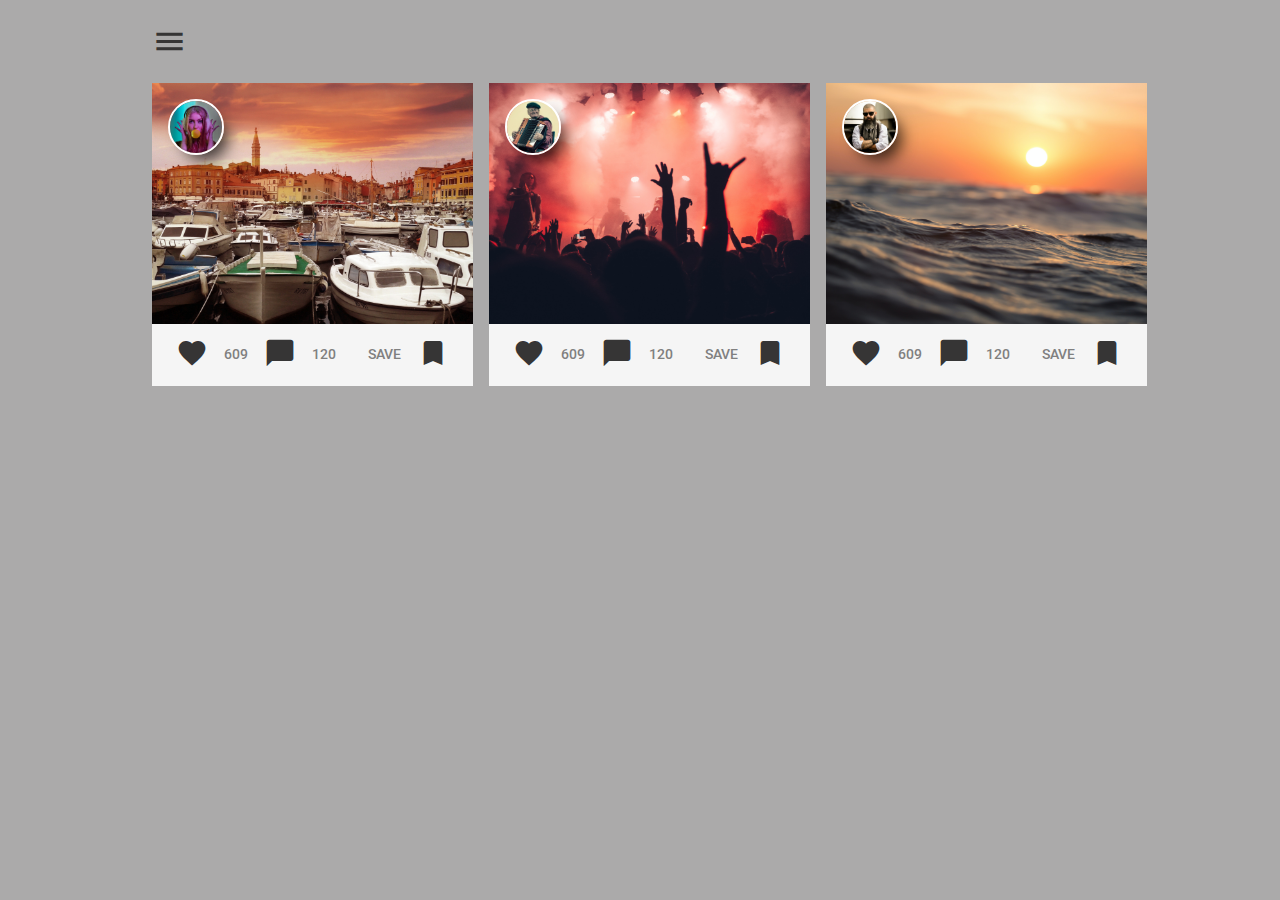
<file: Modul_1/index.html>
<!DOCTYPE html>
<html lang="sv">
    <head>
        <meta charset="UTF-8" />
        <meta name="viewport" content="width=device-width, initial-scale=1.0" />
        <title>Modul 1</title>
        <link
            href="https://fonts.googleapis.com/icon?family=Material+Icons"
            rel="stylesheet"
        />
        <link rel="stylesheet" href="styles.css" />
    </head>
    <body>
        <!-- wrapper för hela conent -->
        <div class="wrapper">
            <header>
                <nav class="hamburger-menu">
                    <span class="material-icons hamburger-icon"> menu </span>
                </nav>
            </header>

            <!-- en container som inhelåller user cards -->
            <div class="cards-container">
                <!-- varje card container inehåller img user img absolute positionerad och en div med likes 
                comments and bookmark (jag nämde den statistics bar) -->
                <article class="card">
                    <img
                        src="img/pexels-pixabay-161393.jpg"
                        alt=""
                        class="card-img"
                    />
                    <div class="user-img-container">
                        <img
                            src="img/pexels-yuri-manei-2766408.jpg"
                            alt=""
                            class="user-img"
                        />
                    </div>
                    <div class="statistics-bar">
                        <div class="likes-and-comments">
                            <a href="#">
                                <span class="material-icons card-icons">
                                    favorite
                                </span>
                            </a>
                            <p class="likes">609</p>
                            <a href="#">
                                <span class="material-icons card-icons">
                                    chat_bubble
                                </span>
                            </a>
                            <p class="comments">120</p>
                        </div>
                        <div class="save">
                            <a href="#">
                                <span class="material-icons card-icons">
                                    turned_in
                                </span>
                            </a>
                            <p class="save">save</p>
                        </div>
                    </div>
                </article>

                <article class="card">
                    <img
                        src="img/pexels-sebastian-ervi-1763075.jpg"
                        alt=""
                        class="card-img"
                    />
                    <div class="user-img-container">
                        <a href="#">
                            <img
                                src="img/pexels-james-sutton-228842.jpg"
                                alt=""
                                class="user-img"
                            />
                        </a>
                    </div>
                    <div class="statistics-bar">
                        <div class="likes-and-comments">
                            <a href="#">
                                <span class="material-icons card-icons">
                                    favorite
                                </span>
                            </a>
                            <p class="likes">609</p>
                            <a href="#">
                                <span class="material-icons card-icons">
                                    chat_bubble
                                </span>
                            </a>
                            <p class="comments">120</p>
                        </div>
                        <div class="save">
                            <a href="#">
                                <span class="material-icons card-icons">
                                    turned_in
                                </span>
                            </a>
                            <p class="save">save</p>
                        </div>
                    </div>
                </article>

                <article class="card">
                    <img
                        src="img/pexels-sebastian-voortman-189349.jpg"
                        alt=""
                        class="card-img"
                    />
                    <div class="user-img-container">
                        <a href="#">
                            <img
                                src="img/pexels-bruno-salvadori-2269872.jpg"
                                alt=""
                                class="user-img"
                            />
                        </a>
                    </div>
                    <div class="statistics-bar">
                        <div class="likes-and-comments">
                            <a href="#">
                                <span class="material-icons card-icons">
                                    favorite
                                </span>
                            </a>
                            <p class="likes">609</p>
                            <a href="#">
                                <span class="material-icons card-icons">
                                    chat_bubble
                                </span>
                            </a>
                            <p class="comments">120</p>
                        </div>
                        <div class="save">
                            <a href="#">
                                <span class="material-icons card-icons">
                                    turned_in
                                </span>
                            </a>
                            <p class="save">save</p>
                        </div>
                    </div>
                </article>
            </div>
        </div>
    </body>
</html>
</file>
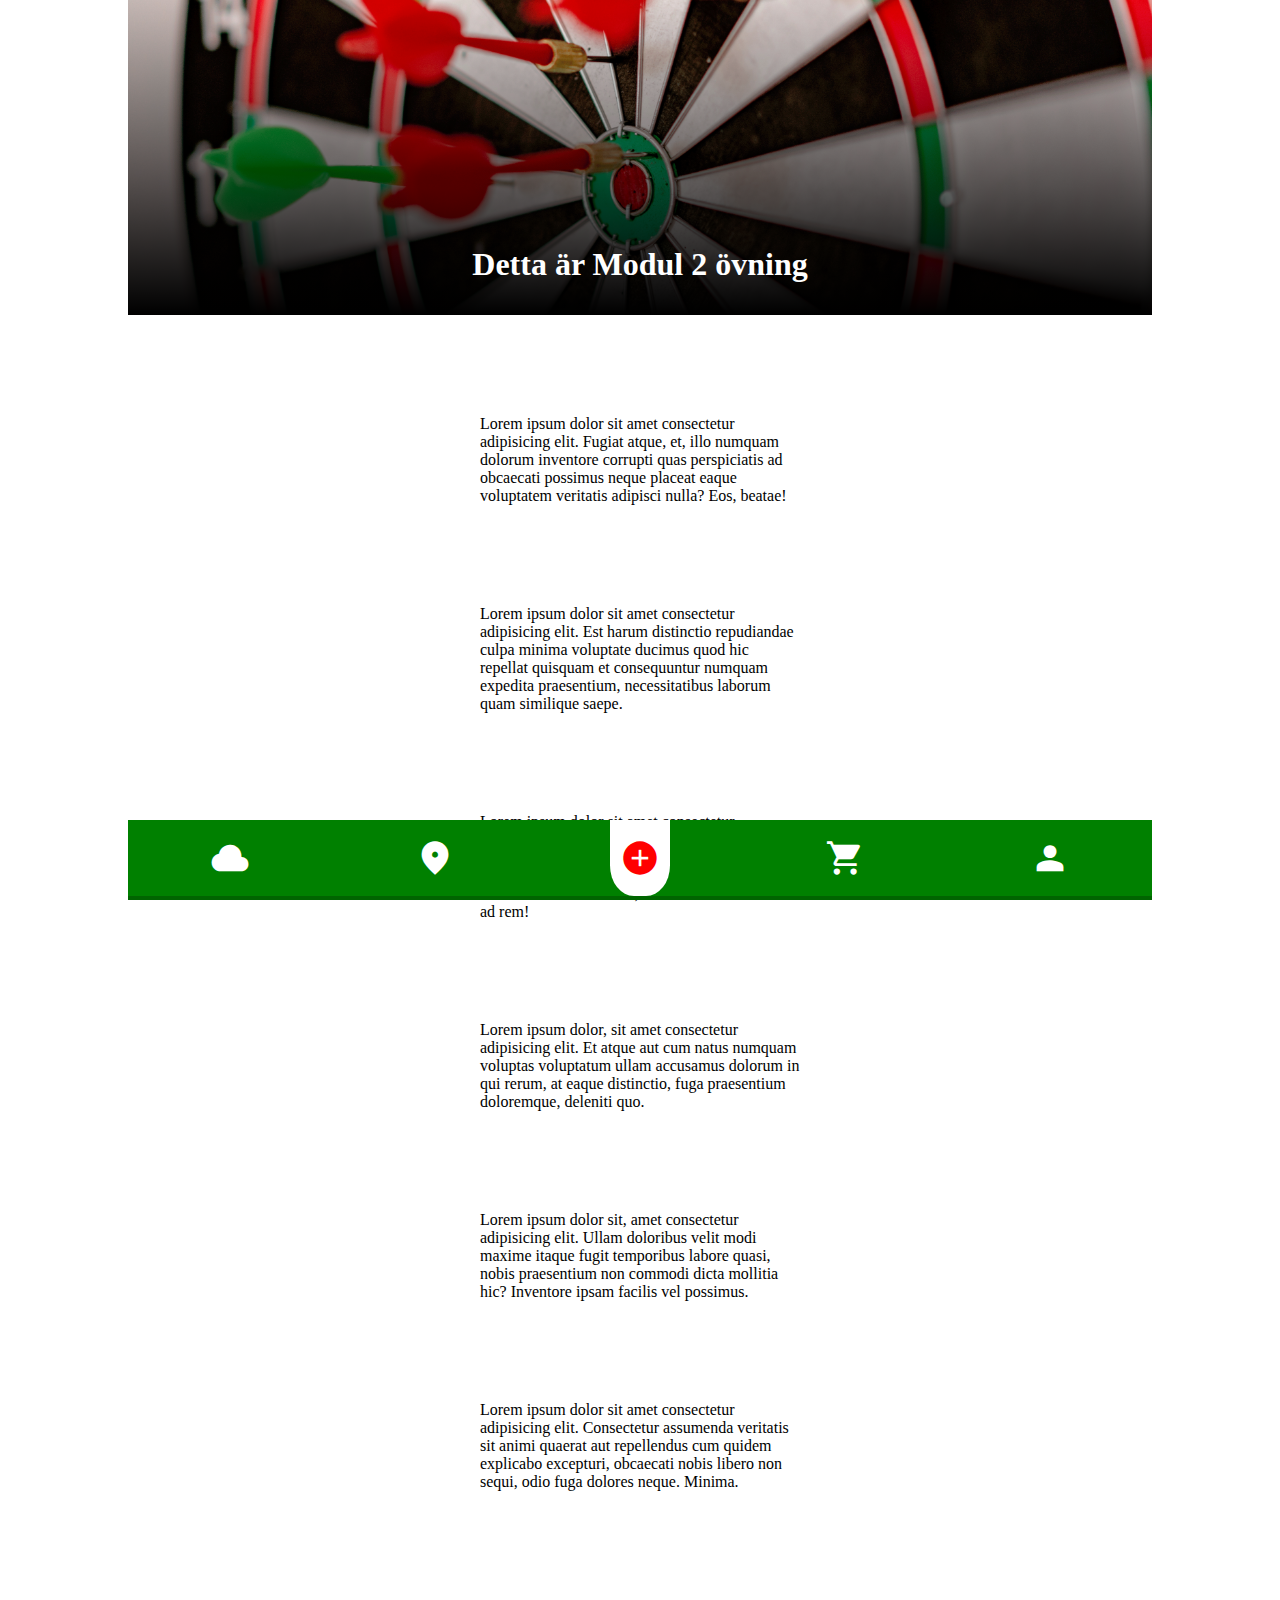
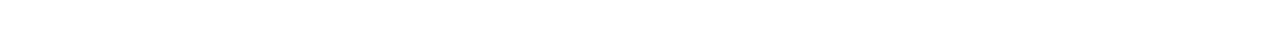
<file: Modul_2/index.html>
<!DOCTYPE html>
<html lang="sv">
    <head>
        <meta charset="UTF-8" />
        <meta name="viewport" content="width=device-width, initial-scale=1.0" />
        <title>Modul 2</title>
        <link rel="stylesheet" href="styles.css" />
        <link
            rel="stylesheet"
            href="https://fonts.googleapis.com/css2?family=Material+Symbols+Outlined:opsz,wght,FILL,GRAD@20..48,100..700,0..1,-50..200"
        />
    </head>
    <body>
        <div class="container">
            <header class="main-header">
                <h1 class="main-title">Detta är Modul 2 övning</h1>
            </header>
            <main>
                <!-- random lorem för content -->
                <p>
                    Lorem ipsum dolor sit amet consectetur adipisicing elit.
                    Fugiat atque, et, illo numquam dolorum inventore corrupti
                    quas perspiciatis ad obcaecati possimus neque placeat eaque
                    voluptatem veritatis adipisci nulla? Eos, beatae!
                </p>
                <p>
                    Lorem ipsum dolor sit amet consectetur adipisicing elit. Est
                    harum distinctio repudiandae culpa minima voluptate ducimus
                    quod hic repellat quisquam et consequuntur numquam expedita
                    praesentium, necessitatibus laborum quam similique saepe.
                </p>
                <p>
                    Lorem ipsum dolor sit amet consectetur adipisicing elit.
                    Doloremque consequatur nam omnis laboriosam odio molestias a
                    sint! Aliquid, reprehenderit inventore, pariatur labore
                    neque libero dolores reiciendis, assumenda illum ad rem!
                </p>
                <p>
                    Lorem ipsum dolor, sit amet consectetur adipisicing elit. Et
                    atque aut cum natus numquam voluptas voluptatum ullam
                    accusamus dolorum in qui rerum, at eaque distinctio, fuga
                    praesentium doloremque, deleniti quo.
                </p>
                <p>
                    Lorem ipsum dolor sit, amet consectetur adipisicing elit.
                    Ullam doloribus velit modi maxime itaque fugit temporibus
                    labore quasi, nobis praesentium non commodi dicta mollitia
                    hic? Inventore ipsam facilis vel possimus.
                </p>
                <p>
                    Lorem ipsum dolor sit amet consectetur adipisicing elit.
                    Consectetur assumenda veritatis sit animi quaerat aut
                    repellendus cum quidem explicabo excepturi, obcaecati nobis
                    libero non sequi, odio fuga dolores neque. Minima.
                </p>
            </main>

            <nav class="fixed-navigation">
                <ul class="navigation-list">
                    <li class="navigation-list-item">
                        <a href="#">
                            <span class="material-symbols-outlined">
                                cloud
                            </span>
                        </a>
                    </li>
                    <li class="navigation-list-item">
                        <a href="#">
                            <span class="material-symbols-outlined">
                                location_on
                            </span>
                        </a>
                    </li>
                    <li class="navigation-list-item plus">
                        <a class="plus-symbol" href="#">
                            <span class="material-symbols-outlined">
                                add_circle
                            </span>
                        </a>
                    </li>
                    <li class="navigation-list-item">
                        <a href="#">
                            <span class="material-symbols-outlined">
                                shopping_cart
                            </span>
                        </a>
                    </li>
                    <li class="navigation-list-item">
                        <a href="#">
                            <span class="material-symbols-outlined">
                                person
                            </span>
                        </a>
                    </li>
                </ul>
            </nav>
        </div>
    </body>
</html>
</file>
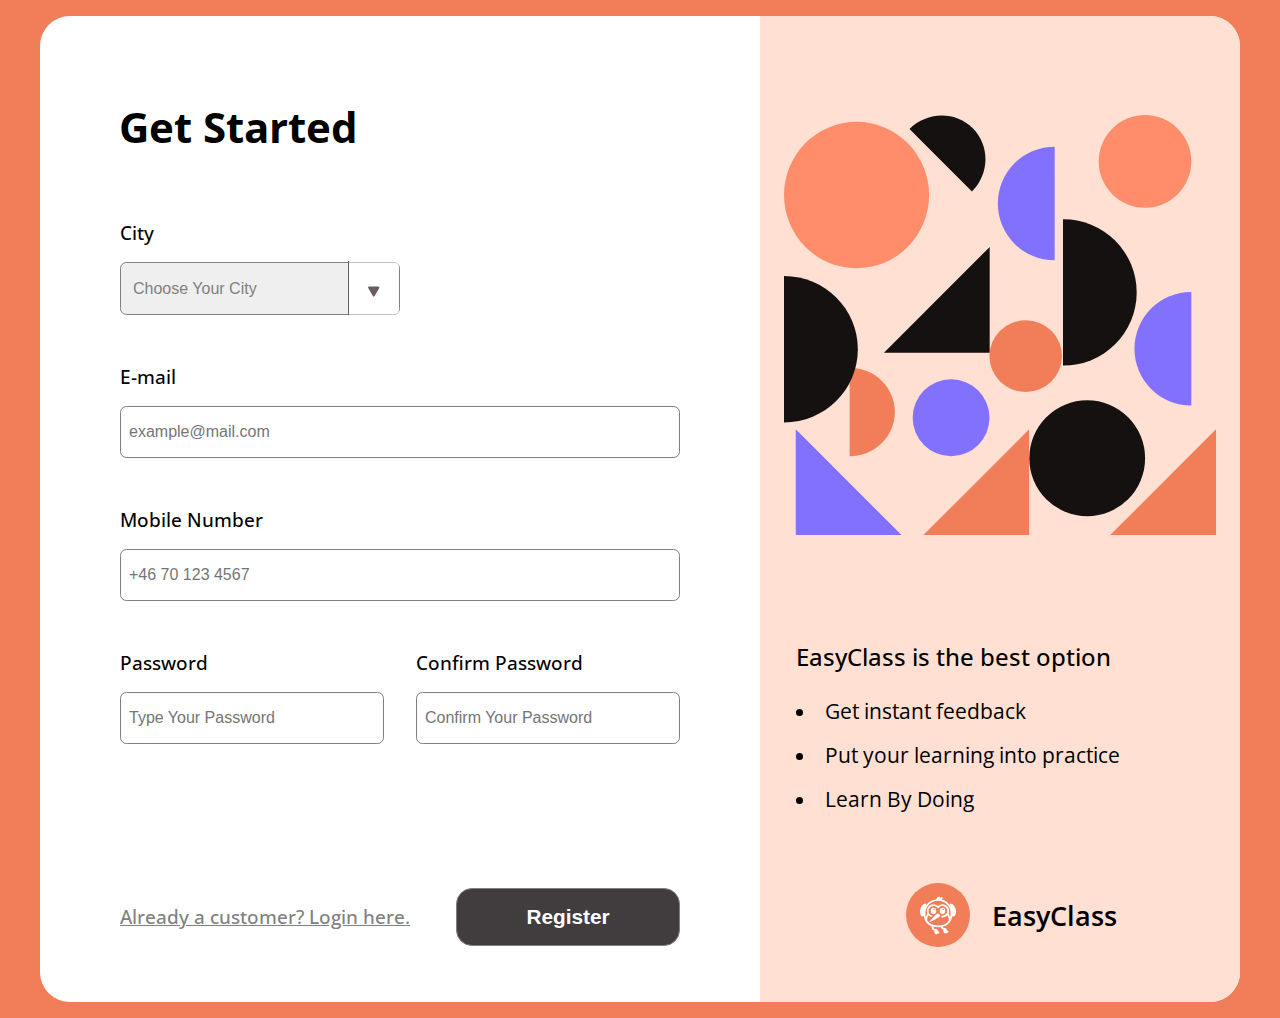
<file: Modul_4/index.html>
<!DOCTYPE html>
<html lang="en">
    <head>
        <meta charset="UTF-8" />
        <meta name="viewport" content="width=device-width, initial-scale=1.0" />
        <title>Modul 4</title>
        <link
            rel="stylesheet"
            href="https://fonts.googleapis.com/css2?family=Material+Symbols+Outlined:opsz,wght,FILL,GRAD@20..48,100..700,0..1,-50..200"
        />
        <link rel="stylesheet" href="styles.css" />
    </head>
    <body>
        <!-- delat up content i 2 stora delar main och aside och inom själva de delarna har jag olika elements och divs så att jag kan
        ändra flex direction och width på olika skärmar -->
        <div class="wrapper">
            <header class="logo-wrapper">

                    <img
                    src="img/Logo.svg"
                    alt="brand logo"
                    class="logo"
                    />
                <h2 class="brand-name">EasyClass</h2>
            </header>
            <main class="main-container">
                <div class="get-started">
                    <h1>Get Started</h1>
                </div>
                <form action="" class="register-form">
                    <div class="city-select">
                        <!-- select med 4 städer i en wrapper -->
                        <label for="cities">City</label>
                        <select name="cities" id="cities">
                            <option value="" disabled selected hidden>
                                Choose Your City
                            </option>
                            <option value="Stockholm">Stockholm</option>
                            <option value="Malmo">Malmö</option>
                            <option value="Gtbrg">Götenborg</option>
                            <option value="Karlstad">Karlstad</option>
                        </select>
                    </div>
                    <label for="email">E-mail</label>
                    <input
                        type="email"
                        placeholder="example@mail.com"
                        name="email"
                        id="email"
                    />
                    <label for="tel">Mobile Number</label>
                    <input type="number" placeholder="+46 70 123 4567" name="tel" id="tel" />
                    <div class="pw-wrapper">
                        <div class="pw-container">
                            <label for="password">Password</label>
                            <input
                                type="password"
                                placeholder="Type Your Password"
                                name="password"
                                id="password"
                            />
                        </div>
                        <div class="pw-confirm-container">
                            <label for="confirm-pw">Confirm Password</label>
                            <input
                                type="password"
                                placeholder="Confirm Your Password"
                                name="confirm-pw"
                                id="confirm-pw"
                            />
                        </div>
                    </div>
                    <div class="login-button-container">
                        <label for="submit-btn"><a class="login-link" href="#"
                            >Already a customer? Login here.</a
                        ></label>
                        <input type="submit" name="submit-btn" id="submit-btn" value="Register"></input>
                    </div>
                </form>
            </main>
            <aside>
                <div class="aside-content-container">
                    <img
                        class="aside-img"
                        src="img/pattern.svg"
                        alt=""
                    />
                    <div class="aside-list-container">
                        <h3 class="list-heading">
                            EasyClass is the best option
                        </h3>
                        <ul>
                            <li>Get instant feedback</li>
                            <li>Put your learning into practice</li>
                            <li>Learn By Doing</li>
                        </ul>
                    </div>
                </div>
                <header class="logo-wrapper hidden">
                    <img
                        class="logo"
                        src="img/Logo.svg"
                        alt="brand logo"
                        class="logo"
                    />
                    <h2 class="brand-name">EasyClass</h2>
                </header>
            </aside>
        </div>
    </body>
</html>
</file>
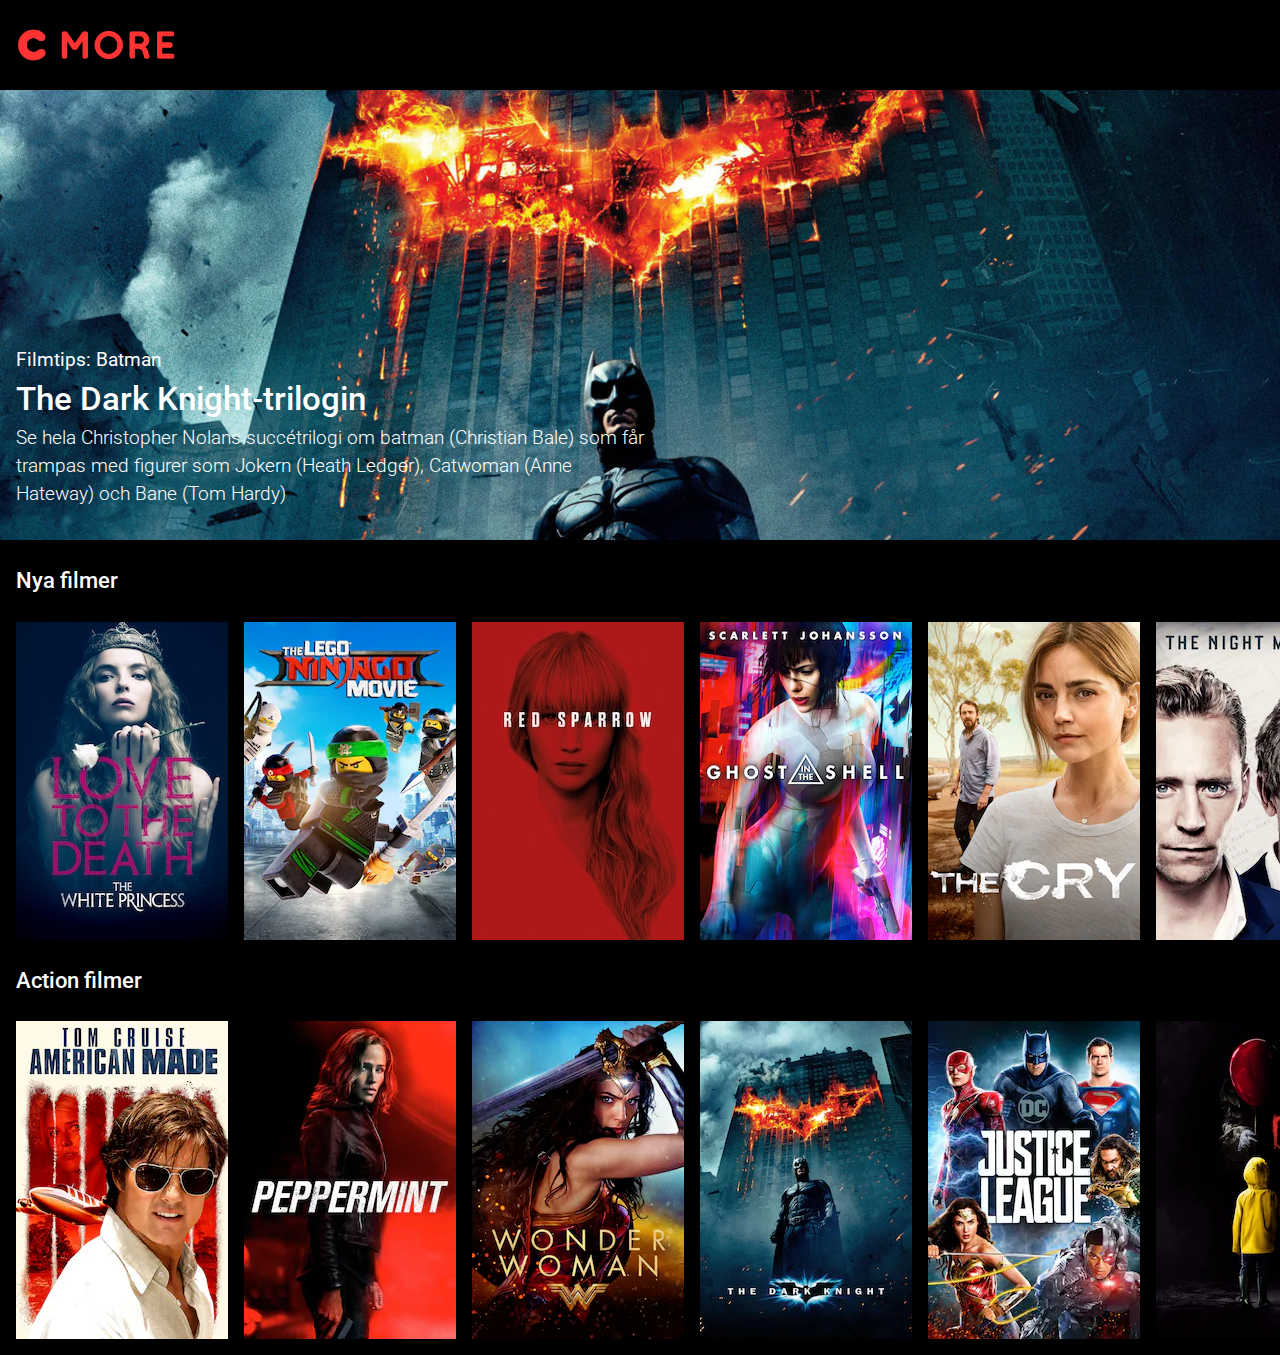
<file: Modul_5/index.html>
<!DOCTYPE html>
<html lang="en">
    <head>
        <meta charset="UTF-8" />
        <meta name="viewport" content="width=device-width, initial-scale=1.0" />
        <title>Modul 5</title>
        <link rel="stylesheet" href="styles.css" />
    </head>
    <body>
        <div class="wrapper">
            <header class="header-with-logo">
                <img class="cmore-logo" src="img/cmore.png" alt="" />
            </header>
            <div class="hero">
                <div class="hero-content">
                    <h3 class="hero-h3">Filmtips: Batman</h3>
                    <h2 class="hero-h2">The Dark Knight-trilogin</h2>
                    <p class="hero-p">
                        Se hela Christopher Nolans succétrilogi om batman
                        (Christian Bale) som får trampas med figurer som Jokern
                        (Heath Ledger), Catwoman (Anne Hateway) och Bane (Tom
                        Hardy)
                    </p>
                </div>
            </div>
            <div class="new-movies">
                <h3 class="film-section-title">Nya filmer</h3>
                <div class="card-container">
                    <div class="card"></div>
                    <div class="card"></div>
                    <div class="card"></div>
                    <div class="card expanded">
                        <div class="card-content">
                            <h2>Ghost In Shell</h2>
                            <p class="card-info">
                                Lorem ipsum dolor, sit amet consectetur
                                adipisicing elit. Facere ab deleniti itaque,
                                ullam est obcaecati fuga esse officia odit sunt
                                eveniet dicta soluta blanditiis dolor,
                                perferendis nobis eius laudantium atque?
                            </p>
                            <div class="card-footer">
                                <p class="genre">Action</p>
                                <p class="year">2024</p>
                                <p class="age">18+</p>
                                <div class="score">
                                    <img
                                        class="imdb-logo"
                                        src="img/imdb.png"
                                        alt="imdb logo"
                                    />
                                    <p>8/10</p>
                                </div>
                            </div>
                        </div>
                    </div>
                    <div class="card"></div>
                    <div class="card"></div>
                    <div class="card"></div>
                    <div class="card"></div>
                </div>
            </div>
            <div class="action-movies">
                <h3 class="film-section-title">Action filmer</h3>
                <div class="card-container">
                    <div class="card"></div>
                    <div class="card expanded">
                        <div class="card-content">
                            <h2>Peppermint</h2>
                            <p class="card-info">
                                Lorem ipsum dolor, sit amet consectetur
                                adipisicing elit. Facere ab deleniti itaque,
                                ullam est obcaecati fuga esse officia odit sunt
                                eveniet dicta soluta blanditiis dolor,
                                perferendis nobis eius laudantium atque?
                            </p>
                            <div class="card-footer">
                                <p class="genre">Action</p>
                                <p class="year">2024</p>
                                <p class="age">18+</p>
                                <div class="score">
                                    <img
                                        class="imdb-logo"
                                        src="img/imdb.png"
                                        alt="imdb logo"
                                    />
                                    <p>8/10</p>
                                </div>
                            </div>
                        </div>
                    </div>
                    <div class="card"></div>
                    <div class="card"></div>
                    <div class="card expanded">
                        <div class="card-content">
                            <h2>Justice League</h2>
                            <p class="card-info">
                                Lorem ipsum dolor, sit amet consectetur
                                adipisicing elit. Facere ab deleniti itaque,
                                ullam est obcaecati fuga esse officia odit sunt
                                eveniet dicta soluta blanditiis dolor,
                                perferendis nobis eius laudantium atque?
                            </p>
                            <div class="card-footer">
                                <p class="genre">Action</p>
                                <p class="year">2024</p>
                                <p class="age">18+</p>
                                <div class="score">
                                    <img
                                        class="imdb-logo"
                                        src="img/imdb.png"
                                        alt="imdb logo"
                                    />
                                    <p>8/10</p>
                                </div>
                            </div>
                        </div>
                    </div>
                    <div class="card"></div>
                    <div class="card"></div>
                    <div class="card"></div>
                </div>
            </div>
        </div>
    </body>
</html>
</file>
<file: Modul_1/styles.css>
@charset "UTF-8";
@import url("https://fonts.googleapis.com/css2?family=Open+Sans:wght@400;700&family=Raleway:ital,wght@0,100;0,200;0,300;0,400;0,500;0,600;0,700;0,800;0,900;1,100;1,200;1,300;1,400;1,500;1,600;1,700;1,800;1,900&family=Roboto:wght@400;500&display=swap");
*,
*::before,
*::after {
  padding: 0;
  margin: 0;
  box-sizing: border-box;
}

html {
  scroll-behavior: smooth;
}

img,
picture,
svg,
video {
  display: block;
  max-width: 100%;
}

body {
  font-family: "Roboto", sans-serif;
  font-size: 0.9rem;
  font-weight: 500;
  background-color: rgb(171, 170, 170);
}

.wrapper {
  margin: 0 auto;
}
.wrapper .hamburger-menu {
  display: flex;
  justify-content: flex-start;
  align-items: center;
  padding: 1.5rem 0 0 1.5rem;
  width: 100%;
}
.wrapper .hamburger-menu span.material-icons {
  font-size: 2.2rem;
  color: rgb(54, 53, 53);
}
@media screen and (min-width: 1024px) {
  .wrapper .hamburger-menu {
    max-width: 1024px;
    margin: 0 auto;
  }
}
.wrapper .cards-container {
  padding: 1.5rem;
  /* här tycker jag funkar både flex och grid men jag gillar grid mer
  eftersom det är lite mindre kod och lättare att hantera om man ska scalea
  men jag har gjort båda versionerna: */
}
@media screen and (min-width: 650px) {
  .wrapper .cards-container {
    display: grid;
    /* bestämmt att använda grid för jag tycker att det är ett lättare sätt att göra 
    layout i 2 rader och inte leka med flex wrap */
    grid-template-columns: 1fr 1fr;
    -moz-column-gap: 1rem;
         column-gap: 1rem;
    row-gap: 1rem;
  }
}
@media screen and (min-width: 1024px) {
  .wrapper .cards-container {
    display: grid;
    grid-template-columns: 1fr 1fr 1fr;
    max-width: 1024px;
    margin: 0 auto;
  }
}
.wrapper .cards-container .card {
  position: relative;
  color: grey;
  margin-bottom: 1rem;
  /*bestämt att lösa problemet genom att skaffa en wrapper div (".statistics-bar")
  och sedan två till div att kunna lättare positionera de */
}
.wrapper .cards-container .card .user-img-container {
  position: absolute;
  top: 1rem;
  left: 1rem;
  width: 3.5rem;
  height: 3.5rem;
  border: 2px solid white;
  border-radius: 50%;
  box-shadow: 9px 11px 15px -5px rgba(0, 0, 0, 0.7);
}
.wrapper .cards-container .card .user-img-container .user-img {
  border-radius: 50%;
}
.wrapper .cards-container .card .statistics-bar {
  display: flex;
  flex-direction: row;
  justify-content: space-between;
  align-items: center;
  padding: 0.8rem 1.5rem;
  background-color: whitesmoke;
}
.wrapper .cards-container .card .statistics-bar .likes-and-comments {
  display: flex;
  align-items: center;
}
.wrapper .cards-container .card .statistics-bar .save {
  display: flex;
  flex-direction: row-reverse;
  align-items: center;
  text-transform: uppercase;
}
.wrapper .cards-container .card .statistics-bar p {
  padding: 0 1rem;
}
.wrapper .cards-container .card .statistics-bar a {
  color: rgb(71, 70, 70);
}
.wrapper .cards-container .card .statistics-bar span.material-icons {
  font-size: 2rem;
  color: rgb(54, 53, 53);
}

.material-icons {
  font-variation-settings: "FILL" 1, "wght" 400, "GRAD" 0, "opsz" 40;
}/*# sourceMappingURL=styles.css.map */
</file>
<file: Modul_2/styles.css>
*,
*::before,
*::after {
  padding: 0;
  margin: 0;
  box-sizing: border-box;
}

html {
  scroll-behavior: smooth;
}

img,
picture,
svg,
video {
  display: block;
  max-width: 100%;
}

p {
  width: 40ch;
  margin: 6.25rem auto;
  font-size: 1rem;
  text-wrap: pretty;
}

p:last-child {
  padding-bottom: 3.125rem;
}

@media screen and (min-width: 1024px) {
  .container {
    margin: 0 auto;
    max-width: 64rem;
  }
}
.container .main-header {
  background-image: url(img/pexels-oleksandr-p-12932558.jpg);
  background-position: center;
  background-size: cover;
  position: relative;
  height: 35vh;
  min-height: 16rem;
  display: flex;
  flex-direction: column;
  align-items: center;
  justify-content: flex-end;
}
.container .main-header .main-title {
  padding-bottom: 2rem;
  color: white;
  font-size: 2rem;
  z-index: 1;
}
.container .main-header .main-title::after {
  content: "";
  position: absolute;
  inset: 0;
  background: linear-gradient(to bottom, transparent 0%, black 100%);
  z-index: -1;
}
.container .fixed-navigation {
  position: fixed;
  bottom: 0;
  width: 100%;
  max-width: 64rem;
  background-color: green;
  height: 5vh;
  min-height: 5rem;
  border-bottom: 0.3rem solid darkgreen;
}
.container .fixed-navigation ul {
  list-style: none;
  display: flex;
  justify-content: space-around;
  align-items: center;
  height: 100%;
}
.container .fixed-navigation ul li {
  display: flex;
  justify-content: center;
  align-items: center;
  height: 100%;
  flex: 1 1 auto;
}
.container .fixed-navigation ul a {
  display: flex;
  justify-content: center;
  align-items: center;
  height: 100%;
  width: 3.75rem;
  text-decoration: none;
}
.container .fixed-navigation ul .plus-symbol {
  background-color: white;
  border-bottom-left-radius: 40%;
  border-bottom-right-radius: 40%;
}
.container .fixed-navigation ul .plus-symbol .material-symbols-outlined {
  color: red;
}

.material-symbols-outlined {
  font-variation-settings: "FILL" 1, "wght" 400, "GRAD" 0, "opsz" 40;
}

span.material-symbols-outlined {
  font-size: 2.5rem;
  color: white;
}/*# sourceMappingURL=styles.css.map */
</file>
<file: Modul_4/styles.css>
@import url("https://fonts.googleapis.com/css2?family=Open+Sans:wght@400;500;600;700&family=Raleway:ital,wght@0,100;0,200;0,300;0,400;0,500;0,600;0,700;0,800;0,900;1,100;1,200;1,300;1,400;1,500;1,600;1,700;1,800;1,900&family=Roboto:wght@100;400&display=swap");
*,
*::before,
*::after {
  padding: 0;
  margin: 0;
  box-sizing: border-box;
}

html {
  scroll-behavior: smooth;
}

img,
picture,
svg,
video {
  display: block;
  max-width: 100%;
}

body {
  font-family: "Open Sans", sans-serif;
  background-color: #F27D59;
}

.wrapper {
  background-color: #FFFFFf;
  width: 100%;
}
@media screen and (min-width: 769px) {
  .wrapper {
    border-radius: 1.875rem;
    overflow: hidden;
    max-width: 800px;
    margin: 1rem auto;
  }
}
@media screen and (min-width: 1024px) {
  .wrapper {
    display: flex;
    flex-direction: row;
    align-items: flex-end;
    max-width: 1200px;
    margin: 1rem auto;
  }
}
.wrapper .logo-wrapper {
  background-color: #FFE0D2;
  display: flex;
  justify-content: flex-start;
  align-items: center;
  padding: 1rem;
}
@media screen and (min-width: 1024px) {
  .wrapper .logo-wrapper {
    display: none;
  }
}
.wrapper .logo-wrapper.hidden {
  display: none;
}
@media screen and (min-width: 1024px) {
  .wrapper .logo-wrapper.hidden {
    display: flex;
    justify-content: center;
    margin-bottom: 1rem;
  }
}
.wrapper .logo-wrapper .logo {
  height: 4rem;
  width: 4rem;
  margin: 5%;
}
.wrapper .logo-wrapper .brand-name {
  font-weight: 600;
  font-size: 1.7rem;
}
.wrapper .main-container {
  flex-direction: column;
  align-items: center;
  display: flex;
}
@media screen and (min-width: 1024px) {
  .wrapper .main-container {
    flex: 0 0 60%;
    padding: 0 3rem;
  }
}
.wrapper .main-container .get-started {
  display: flex;
  justify-content: flex-start;
  width: 100%;
  font-size: 1.3rem;
  font-weight: 500;
  margin: 1rem 0 1rem 0;
  padding-left: 5%;
}
@media screen and (min-width: 1024px) {
  .wrapper .main-container .get-started {
    margin: 2rem 0 4rem 0;
  }
}
.wrapper .main-container .register-form {
  display: flex;
  flex-direction: column;
  width: 100%;
  padding: 0 2rem;
  font-size: 1.2rem;
}
.wrapper .main-container .register-form .city-select {
  position: relative;
  display: flex;
  flex-direction: column;
  justify-content: flex-start;
}
.wrapper .main-container .register-form .city-select::after {
  position: absolute;
  content: url(img/Arrow_down.svg);
  top: 50%;
  right: 1px;
  transform: translateY(-37%);
  pointer-events: none;
}
@media screen and (min-width: 1024px) {
  .wrapper .main-container .register-form .city-select::after {
    transform: translateY(-50%);
  }
}
@media screen and (min-width: 769px) {
  .wrapper .main-container .register-form .city-select {
    width: 50%;
  }
}
@media screen and (min-width: 769px) {
  .wrapper .main-container .register-form .pw-wrapper {
    display: flex;
    flex-direction: row;
    gap: 2rem;
  }
  .wrapper .main-container .register-form .pw-wrapper .pw-container,
  .wrapper .main-container .register-form .pw-wrapper .pw-confirm-container {
    width: 50%;
  }
}
.wrapper .main-container .register-form .login-button-container {
  display: flex;
  flex-direction: column;
}
@media screen and (min-width: 769px) {
  .wrapper .main-container .register-form .login-button-container {
    flex-direction: row;
    justify-content: space-between;
    align-items: baseline;
  }
}
@media screen and (min-width: 1024px) {
  .wrapper .main-container .register-form .login-button-container {
    margin: 4rem 0 2rem 0;
  }
}
.wrapper .main-container .register-form .login-button-container .login-link {
  color: gray;
  margin-bottom: 1.5rem;
  cursor: pointer;
  text-wrap: pretty;
}
.wrapper .main-container .register-form .login-button-container .login-link:visited {
  color: gray;
}
@media screen and (min-width: 769px) {
  .wrapper .main-container .register-form .login-button-container .login-link {
    flex: 0 0 50%;
    padding: 2.5rem 0 2.5rem 0;
    margin-bottom: 0;
  }
}
.wrapper .main-container .register-form .login-button-container #submit-btn {
  background-color: #413C3D;
  color: white;
  font-size: 1.3rem;
  text-align: center;
  border-radius: 1rem;
  font-weight: 600;
  margin-top: 2rem;
  margin-bottom: 1.5rem;
  padding: 1rem 0 1rem 0;
  cursor: pointer;
}
@media screen and (min-width: 769px) {
  .wrapper .main-container .register-form .login-button-container #submit-btn {
    flex: 0 0 40%;
    padding: 1rem 0 1rem 0;
    text-align: center;
  }
}
.wrapper .main-container .register-form input,
.wrapper .main-container .register-form select {
  padding: 1rem 0 1rem 0;
  text-align: start;
  padding-left: 0.5rem;
  margin: 1rem 0 2rem 0;
  font-size: 1rem;
  color: gray;
  border-radius: 0.4rem;
  border: 1px solid gray;
  width: 100%;
}
@media screen and (min-width: 1024px) {
  .wrapper .main-container .register-form input,
  .wrapper .main-container .register-form select {
    margin-bottom: 3rem;
  }
}
.wrapper .main-container .register-form select {
  cursor: pointer;
}
.wrapper .main-container .register-form label {
  color: black;
  font-weight: 500;
}

aside {
  background-color: #FFE0D2;
}
aside .aside-content-container {
  display: flex;
  flex-direction: column;
  align-items: center;
}
@media screen and (min-width: 769px) {
  aside .aside-content-container {
    flex-direction: row;
    justify-content: center;
  }
}
@media screen and (min-width: 1024px) {
  aside .aside-content-container {
    flex: 0 0 40%;
    flex-direction: column;
    justify-content: center;
  }
}
aside .aside-content-container .aside-img {
  margin-bottom: 1.5rem;
  padding: 0 5%;
}
@media screen and (min-width: 1024px) {
  aside .aside-content-container .aside-img {
    height: 600px;
  }
}
aside .aside-content-container .aside-list-container {
  width: 100%;
  font-size: 1.3rem;
}
@media screen and (min-width: 1024px) {
  aside .aside-content-container .aside-list-container {
    margin-left: 5%;
  }
}
aside .aside-content-container .aside-list-container .list-heading {
  margin-left: 5%;
  font-weight: 500;
}
aside .aside-content-container .aside-list-container ul {
  list-style-position: inside;
  margin: 1.5rem 5%;
}
aside .aside-content-container .aside-list-container ul li {
  padding: 0.5rem 0;
}
aside .aside-content-container .aside-list-container ul li:first-child {
  padding-top: 0px;
}/*# sourceMappingURL=styles.css.map */
</file>
<file: Modul_5/styles.css>
@charset "UTF-8";
@import url("https://fonts.googleapis.com/css2?family=Open+Sans:wght@400;700&family=Raleway:ital,wght@0,100;0,200;0,300;0,400;0,500;0,600;0,700;0,800;0,900;1,100;1,200;1,300;1,400;1,500;1,600;1,700;1,800;1,900&family=Roboto:wght@100;300;400;500;700&display=swap");
*,
*::before,
*::after {
  padding: 0;
  margin: 0;
  box-sizing: border-box;
}

html {
  scroll-behavior: smooth;
}

img,
picture,
svg,
video {
  display: block;
  max-width: 100%;
}

body {
  font-size: 16px;
  line-height: 1.5;
  text-decoration: none;
  font-family: "Roboto", sans-serif;
  color: white;
}
@media screen and (min-width: 1400px) {
  body {
    line-height: 1.8;
  }
}

p {
  text-wrap: pretty;
}

.hero-p {
  width: 47ch;
  font-size: 0.9rem;
  font-weight: 300;
}
@media screen and (min-width: 768px) {
  .hero-p {
    width: 60ch;
    font-size: 1.17rem;
  }
}
@media screen and (min-width: 1400px) {
  .hero-p {
    width: 75ch;
    font-size: 1.17rem;
  }
}

.expanded p {
  font-weight: 300;
}

.hero-h2 {
  font-size: 1.7rem;
  font-weight: 500;
}
@media screen and (min-width: 768px) {
  .hero-h2 {
    font-size: 2.04rem;
  }
}
@media screen and (min-width: 1400px) {
  .hero-h2 {
    font-size: 2.55rem;
  }
}

.expanded h2 {
  font-size: 1.7rem;
}

.hero-h3 {
  font-size: 1rem;
  font-weight: 400;
}
@media screen and (min-width: 768px) {
  .hero-h3 {
    font-size: 1.2rem;
  }
}
@media screen and (min-width: 1400px) {
  .hero-h3 {
    font-size: 1.5rem;
  }
}

.hero-p,
.hero-h2,
.hero-h3 {
  padding: 0 1rem;
}

.film-section-title {
  padding-top: 1.5rem;
  padding-left: 1rem;
  font-size: 1.4rem;
  font-weight: 500;
}

body {
  background-color: black;
}

.wrapper {
  width: 100%;
  max-width: 120rem;
}
@media screen and (min-width: 1920px) {
  .wrapper {
    margin: 0 auto;
  }
}
.wrapper .header-with-logo {
  height: 10vh;
  display: flex;
  align-items: center;
  justify-content: flex-start;
}
.wrapper .header-with-logo .cmore-logo {
  padding: 1rem;
  width: 12rem;
}
.wrapper .hero {
  background-image: url(img/Image1.png);
  background-size: cover;
  background-position: top;
  background-repeat: no-repeat;
  height: 50vh;
  width: 100%;
  display: flex;
}
@media screen and (min-width: 1400px) {
  .wrapper .hero {
    height: 75vh;
    padding-bottom: 4rem;
  }
  .wrapper .hero > * {
    margin-left: 3.5rem;
  }
}
.wrapper .hero .hero-content {
  display: flex;
  flex-direction: column;
  justify-content: flex-end;
  align-items: flex-start;
  padding-bottom: 2rem;
}
@media screen and (min-width: 1400px) {
  .wrapper .new-movies,
  .wrapper .action-movies {
    margin-left: 3.5rem;
  }
}
.wrapper .new-movies .card-container,
.wrapper .action-movies .card-container {
  max-width: 100%;
  display: flex;
  padding: 1.5rem 0rem 0rem 1rem;
  overflow: auto;
}
.wrapper .new-movies .card,
.wrapper .action-movies .card {
  /*använder background picture istället för <img> eftersom jag kan inte byta src on hover utan medan det går med backgrounden, och det gör sakerna 
  lätare att hanera utan absolute positioning etc*/
  margin-right: 1rem;
  min-height: 19.875rem;
  min-width: 13.25rem;
  background-size: cover;
  background-position: center;
  background-repeat: no-repeat;
}
.wrapper .new-movies .card:nth-child(1) {
  background-image: url(img/convert_004.jpg);
}
.wrapper .new-movies .card:nth-child(2) {
  background-image: url(img/convert_004.png);
}
.wrapper .new-movies .card:nth-child(3) {
  background-image: url(img/convert_005.jpg);
}
.wrapper .new-movies .card:nth-child(4) {
  background-image: url(img/convert_255.jpg);
}
.wrapper .new-movies .card:nth-child(4):hover {
  background-image: url(img/convert--3.jpg);
  min-width: 26.5rem;
  transition: min-width 500ms;
}
.wrapper .new-movies .card:nth-child(5) {
  background-image: url(img/convert_007.png);
}
.wrapper .new-movies .card:nth-child(6) {
  background-image: url(img/convert_019.png);
}
.wrapper .new-movies .card:nth-child(7) {
  background-image: url(img/convert_066.png);
}
.wrapper .new-movies .card:nth-child(8) {
  background-image: url(img/convert_085.png);
}
.wrapper .action-movies {
  margin-bottom: 1rem;
}
.wrapper .action-movies .card:nth-child(1) {
  background-image: url(img/convert_060.png);
}
.wrapper .action-movies .card:nth-child(2) {
  background-image: url(img/convert_050.jpg);
}
.wrapper .action-movies .card:nth-child(2):hover {
  background-image: url(img/convert--2.jpg);
  min-width: 26.5rem;
  transition: min-width 500ms;
}
.wrapper .action-movies .card:nth-child(3) {
  background-image: url(img/convert_074.png);
}
.wrapper .action-movies .card:nth-child(4) {
  background-image: url(img/convert_126.png);
}
.wrapper .action-movies .card:nth-child(5) {
  background-image: url(img/convert_119.jpg);
}
.wrapper .action-movies .card:nth-child(5):hover {
  background-image: url(img/convert.jpg);
  min-width: 26.5rem;
  transition: min-width 500ms;
}
.wrapper .action-movies .card:nth-child(6) {
  background-image: url(img/convert_085.png);
}
.wrapper .action-movies .card:nth-child(7) {
  background-image: url(img/convert_004.png);
}
.wrapper .action-movies .card:nth-child(8) {
  background-image: url(img/convert_073.png);
}
.wrapper .expanded {
  display: flex;
  align-items: flex-end;
}
.wrapper .expanded:hover .card-content {
  display: flex;
}
.wrapper .expanded .card-content {
  display: none;
  flex-direction: column;
  justify-content: flex-end;
  padding: 1rem;
}
.wrapper .expanded .card-content .card-info {
  width: 45ch;
}
.wrapper .expanded .card-content .card-footer {
  display: flex;
  align-items: center;
  justify-content: space-between;
  margin-top: 1rem;
}
.wrapper .expanded .card-content .card-footer .score {
  display: flex;
  align-items: center;
  gap: 0.2rem;
}
.wrapper .expanded .card-content .card-footer .score .imdb-logo {
  height: 1.2rem;
  width: 2.2rem;
}/*# sourceMappingURL=styles.css.map */
</file>
